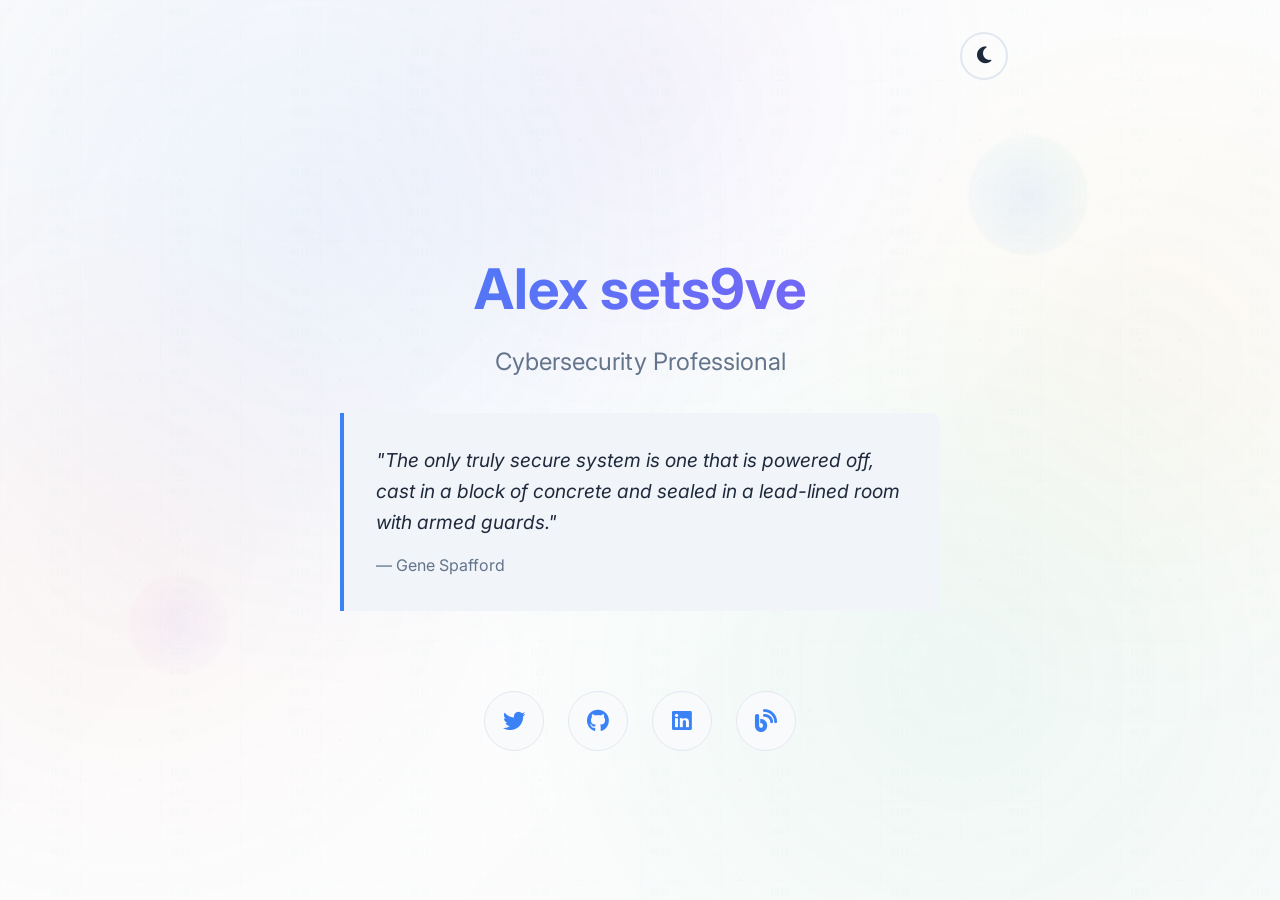
<file: alex-website/index.html>
<!DOCTYPE html>
<html lang="en">
<head>
    <meta charset="UTF-8">
    <meta name="viewport" content="width=device-width, initial-scale=1.0">
    <title>Alex sets9ve - Cybersecurity Professional</title>
    <link rel="stylesheet" href="styles.css">
    <link rel="preconnect" href="https://fonts.googleapis.com">
    <link rel="preconnect" href="https://fonts.gstatic.com" crossorigin>
    <link href="https://fonts.googleapis.com/css2?family=Inter:wght@300;400;500;600;700&display=swap" rel="stylesheet">
    <link rel="stylesheet" href="https://cdnjs.cloudflare.com/ajax/libs/font-awesome/6.4.0/css/all.min.css">
</head>
<body>
    <div class="container">
        <header>
            <button id="theme-toggle" aria-label="Toggle theme">
                <i class="fas fa-moon"></i>
            </button>
        </header>
        
        <main>
            <div class="hero">
                <h1 class="name">Alex sets9ve</h1>
                <p class="title">Cybersecurity Professional</p>
                
                <blockquote class="quote">
                    <p>"The only truly secure system is one that is powered off, cast in a block of concrete and sealed in a lead-lined room with armed guards."</p>
                    <cite>— Gene Spafford</cite>
                </blockquote>
                

            </div>
            
            <div class="social-links">
                <a href="https://twitter.com/sets9ve" target="_blank" rel="noopener noreferrer" class="social-link">
                    <i class="fab fa-twitter"></i>
                </a>
                <a href="https://github.com/sets9ve" target="_blank" rel="noopener noreferrer" class="social-link">
                    <i class="fab fa-github"></i>
                </a>
                <a href="https://linkedin.com/in/sets9ve" target="_blank" rel="noopener noreferrer" class="social-link">
                    <i class="fab fa-linkedin"></i>
                </a>
                <a href="https://blog.sets9ve.com" target="_blank" rel="noopener noreferrer" class="social-link">
                    <i class="fas fa-blog"></i>
                </a>
            </div>
        </main>
    </div>
    
    <script src="script.js"></script>
</body>
</html>
</file>
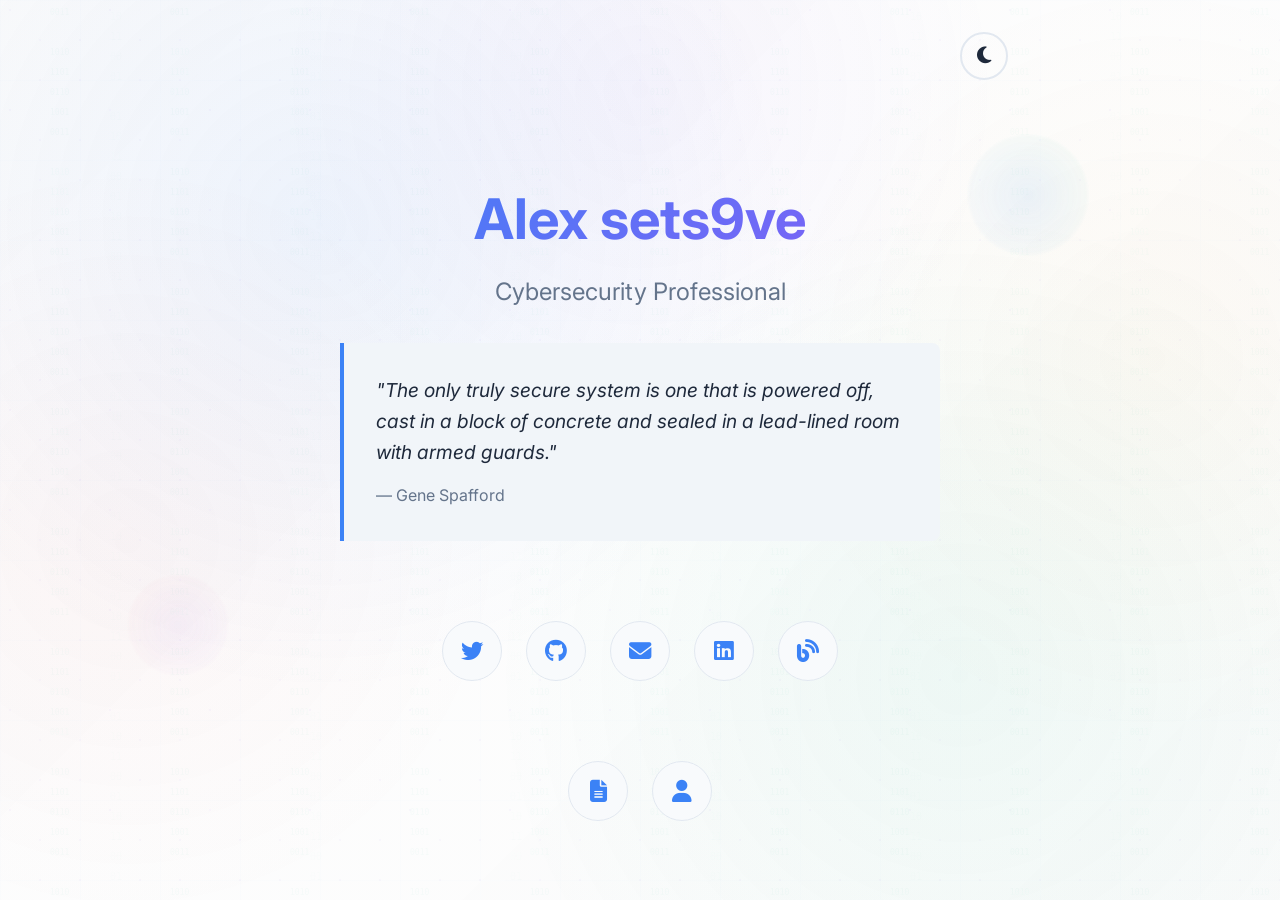
<file: alex-website/index-merged.html>
<!DOCTYPE html>
<html lang="en">
<head>
    <meta charset="UTF-8">
    <meta name="viewport" content="width=device-width, initial-scale=1.0">
    <title>Alex sets9ve - Cybersecurity Professional</title>
    <link rel="preconnect" href="https://fonts.googleapis.com">
    <link rel="preconnect" href="https://fonts.gstatic.com" crossorigin>
    <link href="https://fonts.googleapis.com/css2?family=Inter:wght@300;400;500;600;700&display=swap" rel="stylesheet">
    <link rel="stylesheet" href="https://cdnjs.cloudflare.com/ajax/libs/font-awesome/6.4.0/css/all.min.css">
    
    <style>
        :root {
            /* Light theme variables */
            --bg-primary: #ffffff;
            --bg-secondary: #f8fafc;
            --text-primary: #1e293b;
            --text-secondary: #64748b;
            --accent: #3b82f6;
            --border: #e2e8f0;
            --shadow: rgba(0, 0, 0, 0.1);
            --quote-bg: #f1f5f9;
            --social-hover: #f8fafc;
        }

        [data-theme="dark"] {
            /* Dark theme variables */
            --bg-primary: #0f172a;
            --bg-secondary: #1e293b;
            --text-primary: #f1f5f9;
            --text-secondary: #94a3b8;
            --accent: #60a5fa;
            --border: #334155;
            --shadow: rgba(0, 0, 0, 0.3);
            --quote-bg: #1e293b;
            --social-hover: #334155;
        }

        * {
            margin: 0;
            padding: 0;
            box-sizing: border-box;
        }

        body {
            font-family: 'Inter', -apple-system, BlinkMacSystemFont, 'Segoe UI', Roboto, sans-serif;
            background-color: var(--bg-primary);
            color: var(--text-primary);
            line-height: 1.6;
            transition: background-color 0.3s ease, color 0.3s ease;
            position: relative;
            overflow-x: hidden;
        }

        body::before {
            content: '';
            position: fixed;
            top: 0;
            left: 0;
            width: 100%;
            height: 100%;
            background: 
                /* Primary security gradient */
                radial-gradient(circle at 25% 25%, rgba(59, 130, 246, 0.08) 0%, transparent 40%),
                radial-gradient(circle at 75% 75%, rgba(16, 185, 129, 0.06) 0%, transparent 40%),
                radial-gradient(circle at 50% 10%, rgba(139, 92, 246, 0.05) 0%, transparent 35%),
                /* Secondary security accents */
                radial-gradient(circle at 10% 60%, rgba(239, 68, 68, 0.04) 0%, transparent 30%),
                radial-gradient(circle at 90% 40%, rgba(245, 158, 11, 0.04) 0%, transparent 30%),
                /* Base gradient - adapts to theme */
                linear-gradient(135deg, 
                    rgba(15, 23, 42, 0.02) 0%, 
                    rgba(30, 41, 59, 0.01) 50%, 
                    rgba(15, 23, 42, 0.02) 100%);
            z-index: -1;
            pointer-events: none;
        }

        /* Cybersecurity-themed background elements */
        body::after {
            content: '';
            position: fixed;
            top: 0;
            left: 0;
            width: 100%;
            height: 100%;
            background-image: 
                /* Security grid pattern */
                url("data:image/svg+xml,%3Csvg width='80' height='80' viewBox='0 0 80 80' xmlns='http://www.w3.org/2000/svg'%3E%3Cdefs%3E%3Cpattern id='grid' width='80' height='80' patternUnits='userSpaceOnUse'%3E%3Cpath d='M 80 0 L 0 0 0 80' fill='none' stroke='%233b82f6' stroke-width='0.5' opacity='0.1'/%3E%3C/pattern%3E%3C/defs%3E%3Crect width='100%25' height='100%25' fill='url(%23grid)'/%3E%3C/svg%3E"),
                /* Binary code pattern */
                url("data:image/svg+xml,%3Csvg width='120' height='120' viewBox='0 0 120 120' xmlns='http://www.w3.org/2000/svg'%3E%3Cdefs%3E%3Cpattern id='binary' width='120' height='120' patternUnits='userSpaceOnUse'%3E%3Ctext x='10' y='15' font-family='monospace' font-size='8' fill='%2310b981' opacity='0.08'%3E1010%3C/text%3E%3Ctext x='10' y='35' font-family='monospace' font-size='8' fill='%2310b981' opacity='0.08'%3E1101%3C/text%3E%3Ctext x='10' y='55' font-family='monospace' font-size='8' fill='%2310b981' opacity='0.08'%3E0110%3C/text%3E%3Ctext x='10' y='75' font-family='monospace' font-size='8' fill='%2310b981' opacity='0.08'%3E1001%3C/text%3E%3Ctext x='10' y='95' font-family='monospace' font-size='8' fill='%2310b981' opacity='0.08'%3E0011%3C/text%3E%3C/pattern%3E%3C/defs%3E%3Crect width='100%25' height='100%25' fill='url(%23binary)'/%3E%3C/svg%3E"),
                /* Circuit board pattern */
                url("data:image/svg+xml,%3Csvg width='100' height='100' viewBox='0 0 100 100' xmlns='http://www.w3.org/2000/svg'%3E%3Cdefs%3E%3Cpattern id='circuit' width='100' height='100' patternUnits='userSpaceOnUse'%3E%3Cpath d='M 20 20 L 80 20 M 20 80 L 80 80 M 20 20 L 20 80 M 80 20 L 80 80 M 50 20 L 50 80 M 20 50 L 80 50' stroke='%238b5cf6' stroke-width='0.3' opacity='0.06' fill='none'/%3E%3Ccircle cx='20' cy='20' r='1' fill='%238b5cf6' opacity='0.1'/%3E%3Ccircle cx='80' cy='20' r='1' fill='%238b5cf6' opacity='0.1'/%3E%3Ccircle cx='20' cy='80' r='1' fill='%238b5cf6' opacity='0.1'/%3E%3Ccircle cx='80' cy='80' r='1' fill='%238b5cf6' opacity='0.1'/%3E%3Ccircle cx='50' cy='50' r='1' fill='%238b5cf6' opacity='0.1'/%3E%3C/pattern%3E%3C/defs%3E%3Crect width='100%25' height='100%25' fill='url(%23circuit)'/%3E%3C/svg%3E"),
                /* Matrix-style data streams */
                url("data:image/svg+xml,%3Csvg width='200' height='200' viewBox='0 0 200 200' xmlns='http://www.w3.org/2000/svg'%3E%3Cdefs%3E%3Cpattern id='matrix' width='200' height='200' patternUnits='userSpaceOnUse'%3E%3Ctext x='10' y='20' font-family='monospace' font-size='10' fill='%2310b981' opacity='0.03'%3E01%3C/text%3E%3Ctext x='10' y='40' font-family='monospace' font-size='10' fill='%2310b981' opacity='0.03'%3E10%3C/text%3E%3Ctext x='10' y='60' font-family='monospace' font-size='10' fill='%2310b981' opacity='0.03'%3E11%3C/text%3E%3Ctext x='10' y='80' font-family='monospace' font-size='10' fill='%2310b981' opacity='0.03'%3E00%3C/text%3E%3Ctext x='10' y='100' font-family='monospace' font-size='10' fill='%2310b981' opacity='0.03'%3E01%3C/text%3E%3Ctext x='10' y='120' font-family='monospace' font-size='10' fill='%2310b981' opacity='0.03'%3E10%3C/text%3E%3Ctext x='10' y='140' font-family='monospace' font-size='10' fill='%2310b981' opacity='0.03'%3E11%3C/text%3E%3Ctext x='10' y='160' font-family='monospace' font-size='10' fill='%2310b981' opacity='0.03'%3E00%3C/text%3E%3Ctext x='10' y='180' font-family='monospace' font-size='10' fill='%2310b981' opacity='0.03'%3E01%3C/text%3E%3C/pattern%3E%3C/defs%3E%3Crect width='100%25' height='100%25' fill='url(%23matrix)'/%3E%3C/svg%3E");
            background-position: 0 0, 40px 40px, 60px 60px, 100px 100px;
            z-index: -2;
            pointer-events: none;
            opacity: 0.4;
            animation: matrixFlow 30s linear infinite;
        }

        /* Floating cybersecurity elements */
        .container {
            position: relative;
        }

        /* First floating element */
        .container::before {
            content: '';
            position: fixed;
            top: 15%;
            right: 15%;
            width: 120px;
            height: 120px;
            background: 
                radial-gradient(circle, rgba(59, 130, 246, 0.1) 0%, transparent 70%),
                linear-gradient(45deg, rgba(59, 130, 246, 0.05), rgba(16, 185, 129, 0.05));
            border-radius: 50%;
            opacity: 0.6;
            animation: securityPulse 8s ease-in-out infinite;
            z-index: -1;
            filter: blur(1px);
        }

        /* Second floating element */
        .container::after {
            content: '';
            position: fixed;
            bottom: 25%;
            left: 10%;
            width: 100px;
            height: 100px;
            background: 
                radial-gradient(circle, rgba(139, 92, 246, 0.08) 0%, transparent 70%),
                linear-gradient(-45deg, rgba(139, 92, 246, 0.04), rgba(239, 68, 68, 0.04));
            border-radius: 50%;
            opacity: 0.5;
            animation: securityPulse 10s ease-in-out infinite reverse;
            z-index: -1;
            filter: blur(1px);
        }

        @keyframes securityPulse {
            0%, 100% { 
                transform: translateY(0px) scale(1);
                opacity: 0.4;
            }
            50% { 
                transform: translateY(-15px) scale(1.1);
                opacity: 0.7;
            }
        }

        @keyframes matrixFlow {
            0% { transform: translateY(-100%); }
            100% { transform: translateY(100%); }
        }

        .container {
            min-height: 100vh;
            display: flex;
            flex-direction: column;
            max-width: 800px;
            margin: 0 auto;
            padding: 2rem;
        }

        header {
            display: flex;
            justify-content: flex-end;
            margin-bottom: 3rem;
        }

        #theme-toggle {
            background: none;
            border: 2px solid var(--border);
            border-radius: 50%;
            width: 48px;
            height: 48px;
            cursor: pointer;
            display: flex;
            align-items: center;
            justify-content: center;
            color: var(--text-primary);
            transition: all 0.3s ease;
            font-size: 1.2rem;
        }

        #theme-toggle:hover {
            background-color: var(--bg-secondary);
            border-color: var(--accent);
            transform: scale(1.05);
        }

        main {
            flex: 1;
            display: flex;
            flex-direction: column;
            justify-content: center;
            gap: 3rem;
        }

        .hero {
            text-align: center;
        }

        .name {
            font-size: 3.5rem;
            font-weight: 700;
            margin-bottom: 0.5rem;
            background: linear-gradient(135deg, var(--accent), #8b5cf6);
            -webkit-background-clip: text;
            -webkit-text-fill-color: transparent;
            background-clip: text;
        }

        .title {
            font-size: 1.5rem;
            color: var(--text-secondary);
            margin-bottom: 2rem;
            font-weight: 400;
        }

        .quote {
            background-color: var(--quote-bg);
            border-left: 4px solid var(--accent);
            padding: 2rem;
            margin: 2rem 0;
            border-radius: 0 8px 8px 0;
            text-align: left;
            max-width: 600px;
            margin-left: auto;
            margin-right: auto;
        }

        .quote p {
            font-size: 1.2rem;
            font-style: italic;
            margin-bottom: 1rem;
            color: var(--text-primary);
        }

        .quote cite {
            color: var(--text-secondary);
            font-size: 1rem;
            font-style: normal;
        }

        .social-links {
            display: flex;
            justify-content: center;
            gap: 1.5rem;
            flex-wrap: nowrap;
        }

        .social-link {
            display: flex;
            align-items: center;
            justify-content: center;
            width: 60px;
            height: 60px;
            background-color: var(--bg-secondary);
            border: 1px solid var(--border);
            border-radius: 50%;
            text-decoration: none;
            color: var(--text-primary);
            transition: all 0.3s ease;
            position: relative;
            overflow: hidden;
        }

        .social-link:hover {
            background-color: var(--accent);
            border-color: var(--accent);
            transform: translateY(-3px) scale(1.1);
            box-shadow: 0 8px 25px var(--shadow);
        }

        .social-link:hover i {
            color: white;
            transform: scale(1.1);
        }

        .social-link i {
            font-size: 1.4rem;
            color: var(--accent);
            transition: all 0.3s ease;
        }

        /* Email link specific styling */
        .email-link {
            position: relative;
            cursor: pointer;
        }

        .email-link:hover::after {
            content: "Check console for email address";
            position: absolute;
            bottom: 100%;
            left: 50%;
            transform: translateX(-50%);
            background-color: var(--bg-secondary);
            color: var(--text-primary);
            padding: 0.5rem 1rem;
            border-radius: 6px;
            font-size: 0.875rem;
            white-space: nowrap;
            border: 1px solid var(--border);
            box-shadow: 0 4px 12px var(--shadow);
            z-index: 1000;
            margin-bottom: 0.5rem;
        }

        .email-link:hover::before {
            content: "";
            position: absolute;
            bottom: 100%;
            left: 50%;
            transform: translateX(-50%);
            border: 5px solid transparent;
            border-top-color: var(--bg-secondary);
            margin-bottom: -0.5rem;
            z-index: 1000;
        }

        /* Custom notification modal */
        .notification-modal {
            position: fixed;
            top: 50%;
            left: 50%;
            transform: translate(-50%, -50%);
            background-color: var(--bg-primary);
            border: 2px solid var(--border);
            border-radius: 12px;
            padding: 2rem;
            box-shadow: 0 20px 40px var(--shadow);
            z-index: 10000;
            max-width: 400px;
            width: 90%;
            text-align: center;
            opacity: 0;
            visibility: hidden;
            transition: all 0.3s ease;
        }

        .notification-modal.show {
            opacity: 1;
            visibility: visible;
        }

        .notification-modal h3 {
            color: var(--text-primary);
            margin-bottom: 1rem;
            font-size: 1.25rem;
            font-weight: 600;
        }

        .notification-modal p {
            color: var(--text-secondary);
            margin-bottom: 1.5rem;
            line-height: 1.6;
        }

        .notification-modal .icon {
            font-size: 3rem;
            color: var(--accent);
            margin-bottom: 1rem;
        }

        .notification-modal .steps {
            background-color: var(--bg-secondary);
            border-radius: 8px;
            padding: 1rem;
            margin-bottom: 1.5rem;
            text-align: left;
        }

        .notification-modal .steps ol {
            color: var(--text-primary);
            margin: 0;
            padding-left: 1.5rem;
        }

        .notification-modal .steps li {
            margin-bottom: 0.5rem;
            font-size: 0.9rem;
        }

        .notification-modal .steps li:last-child {
            margin-bottom: 0;
        }

        .notification-modal .close-btn {
            background-color: var(--accent);
            color: white;
            border: none;
            padding: 0.75rem 1.5rem;
            border-radius: 6px;
            cursor: pointer;
            font-weight: 500;
            transition: all 0.3s ease;
        }

        .notification-modal .close-btn:hover {
            background-color: var(--accent);
            transform: translateY(-1px);
            box-shadow: 0 4px 12px var(--shadow);
        }

        .modal-overlay {
            position: fixed;
            top: 0;
            left: 0;
            width: 100%;
            height: 100%;
            background-color: rgba(0, 0, 0, 0.5);
            z-index: 9999;
            opacity: 0;
            visibility: hidden;
            transition: all 0.3s ease;
        }

        .modal-overlay.show {
            opacity: 1;
            visibility: visible;
        }

        /* Action buttons */
        .action-buttons {
            display: flex;
            justify-content: center;
            gap: 1.5rem;
            flex-wrap: nowrap;
            margin-top: 2rem;
        }

        .action-button {
            display: flex;
            align-items: center;
            justify-content: center;
            width: 60px;
            height: 60px;
            background-color: var(--bg-secondary);
            border: 1px solid var(--border);
            border-radius: 50%;
            text-decoration: none;
            color: var(--text-primary);
            transition: all 0.3s ease;
            position: relative;
            overflow: hidden;
        }

        .action-button:hover {
            background-color: var(--accent);
            border-color: var(--accent);
            transform: translateY(-3px) scale(1.1);
            box-shadow: 0 8px 25px var(--shadow);
        }

        .action-button:hover i {
            color: white;
            transform: scale(1.1);
        }

        .action-button i {
            font-size: 1.4rem;
            color: var(--accent);
            transition: all 0.3s ease;
        }

        /* Entrance animations */
        .hero, .social-links, .action-buttons {
            opacity: 0;
            transform: translateY(20px);
            transition: opacity 0.6s ease, transform 0.6s ease;
        }

        /* Responsive design */
        @media (max-width: 768px) {
            .container {
                padding: 1rem;
            }
            
            .name {
                font-size: 2.5rem;
            }
            
            .title {
                font-size: 1.2rem;
            }
            
            .quote {
                padding: 1.5rem;
                margin: 1.5rem 0;
            }
            
            .quote p {
                font-size: 1.1rem;
            }
            
            .social-links {
                flex-direction: row;
                align-items: center;
                gap: 1rem;
            }
            
            .social-link {
                width: 60px;
                height: 60px;
            }
            
            .action-buttons {
                flex-direction: row;
                align-items: center;
                gap: 1rem;
            }
            
            .action-button {
                width: 60px;
                height: 60px;
            }
        }

        @media (max-width: 480px) {
            .name {
                font-size: 2rem;
            }
            
            .title {
                font-size: 1rem;
            }
            
            .quote {
                padding: 1rem;
            }
            
            .quote p {
                font-size: 1rem;
            }
            
            .social-links {
                gap: 0.75rem;
            }
            
            .action-buttons {
                gap: 0.75rem;
            }
            
            .social-link,
            .action-button {
                width: 50px;
                height: 50px;
            }
            
            .social-link i,
            .action-button i {
                font-size: 1.2rem;
            }
        }
    </style>
</head>
<body>
    <div class="container">
        <header>
            <button id="theme-toggle" aria-label="Toggle theme">
                <i class="fas fa-moon"></i>
            </button>
        </header>
        
        <main>
            <div class="hero">
                <h1 class="name">Alex sets9ve</h1>
                <p class="title">Cybersecurity Professional</p>
                
                <blockquote class="quote">
                    <p>"The only truly secure system is one that is powered off, cast in a block of concrete and sealed in a lead-lined room with armed guards."</p>
                    <cite>— Gene Spafford</cite>
                </blockquote>
            </div>
            
            <div class="social-links">
                <a href="https://twitter.com/sets9ve" target="_blank" rel="noopener noreferrer" class="social-link">
                    <i class="fab fa-twitter"></i>
                </a>
                <a href="https://github.com/sets9ve" target="_blank" rel="noopener noreferrer" class="social-link">
                    <i class="fab fa-github"></i>
                </a>
                <a href="#" class="social-link email-link" id="email-link" title="Hover to see tooltip, click to reveal email in console">
                    <i class="fas fa-envelope"></i>
                </a>
                <a href="https://linkedin.com/in/sets9ve" target="_blank" rel="noopener noreferrer" class="social-link">
                    <i class="fab fa-linkedin"></i>
                </a>
                <a href="https://blog.sets9ve.com" target="_blank" rel="noopener noreferrer" class="social-link">
                    <i class="fas fa-blog"></i>
                </a>
            </div>
            
            <div class="action-buttons">
                <a href="cv.pdf" target="_blank" rel="noopener noreferrer" class="action-button">
                    <i class="fas fa-file-alt"></i>
                </a>
                <a href="about.html" class="action-button">
                    <i class="fas fa-user"></i>
                </a>
            </div>
        </main>
    </div>
    
    <!-- Notification Modal -->
    <div class="modal-overlay" id="modal-overlay"></div>
    <div class="notification-modal" id="notification-modal">
        <div class="icon">🔍</div>
        <h3>Email Address Available</h3>
        <p>Your email address has been logged to the browser console. Follow these steps to view it:</p>
        <div class="steps">
            <ol>
                <li>Press <strong>F12</strong> or right-click and select "Inspect"</li>
                <li>Click on the <strong>"Console"</strong> tab</li>
                <li>Look for the email address in the console output</li>
                <li>You can copy the email address from there</li>
            </ol>
        </div>
        <button class="close-btn" id="close-modal">Got it!</button>
    </div>
    
    <script>
        // Theme switching functionality
        document.addEventListener('DOMContentLoaded', function() {
            const themeToggle = document.getElementById('theme-toggle');
            const body = document.body;
            
            // Check for saved theme preference or default to light theme
            const savedTheme = localStorage.getItem('theme') || 'light';
            body.setAttribute('data-theme', savedTheme);
            updateThemeIcon(savedTheme);
            
            // Theme toggle event listener
            themeToggle.addEventListener('click', function() {
                const currentTheme = body.getAttribute('data-theme');
                const newTheme = currentTheme === 'dark' ? 'light' : 'dark';
                
                body.setAttribute('data-theme', newTheme);
                localStorage.setItem('theme', newTheme);
                updateThemeIcon(newTheme);
            });
            
            // Update theme icon based on current theme
            function updateThemeIcon(theme) {
                const icon = themeToggle.querySelector('i');
                if (theme === 'dark') {
                    icon.className = 'fas fa-sun';
                } else {
                    icon.className = 'fas fa-moon';
                }
            }
            
            // Add smooth entrance animation
            const hero = document.querySelector('.hero');
            const socialLinks = document.querySelector('.social-links');
            const actionButtons = document.querySelector('.action-buttons');
            
            // Fade in animation with error checking
            if (hero) {
                setTimeout(() => {
                    hero.style.opacity = '1';
                    hero.style.transform = 'translateY(0)';
                }, 100);
            }
            
            if (socialLinks) {
                setTimeout(() => {
                    socialLinks.style.opacity = '1';
                    socialLinks.style.transform = 'translateY(0)';
                }, 300);
            }
            
            if (actionButtons) {
                setTimeout(() => {
                    actionButtons.style.opacity = '1';
                    actionButtons.style.transform = 'translateY(0)';
                }, 500);
            }

            // Email functionality
            const emailLink = document.getElementById('email-link');
            const modal = document.getElementById('notification-modal');
            const modalOverlay = document.getElementById('modal-overlay');
            const closeBtn = document.getElementById('close-modal');
            const hexEmail = '616263406162632e636f6d'; // abc@abc.com in hex
            
            if (emailLink && modal && modalOverlay && closeBtn) {
                emailLink.addEventListener('click', function(e) {
                    e.preventDefault();
                    
                    // Decrypt hex to string
                    const email = hexToString(hexEmail);
                    
                    // Show modal
                    modal.classList.add('show');
                    modalOverlay.classList.add('show');
                    
                    // Log to console
                    console.log('%c📧 Email Address:', 'color: #3b82f6; font-weight: bold; font-size: 14px;');
                    console.log('%c' + email, 'color: #10b981; font-size: 16px; font-weight: bold;');
                    console.log('%c💡 Tip: You can copy this email address', 'color: #f59e0b; font-size: 12px;');
                });

                // Close modal functionality
                function closeModal() {
                    modal.classList.remove('show');
                    modalOverlay.classList.remove('show');
                }

                closeBtn.addEventListener('click', closeModal);
                modalOverlay.addEventListener('click', closeModal);

                // Close modal with Escape key
                document.addEventListener('keydown', function(e) {
                    if (e.key === 'Escape' && modal.classList.contains('show')) {
                        closeModal();
                    }
                });
            }

            // Function to convert hex to string
            function hexToString(hex) {
                let str = '';
                for (let i = 0; i < hex.length; i += 2) {
                    str += String.fromCharCode(parseInt(hex.substr(i, 2), 16));
                }
                return str;
            }
        });
    </script>
</body>
</html>
</file>
<file: alex-website/styles.css>
:root {
    /* Light theme variables */
    --bg-primary: #ffffff;
    --bg-secondary: #f8fafc;
    --text-primary: #1e293b;
    --text-secondary: #64748b;
    --accent: #3b82f6;
    --border: #e2e8f0;
    --shadow: rgba(0, 0, 0, 0.1);
    --quote-bg: #f1f5f9;
    --social-hover: #f8fafc;
}

[data-theme="dark"] {
    /* Dark theme variables */
    --bg-primary: #0f172a;
    --bg-secondary: #1e293b;
    --text-primary: #f1f5f9;
    --text-secondary: #94a3b8;
    --accent: #60a5fa;
    --border: #334155;
    --shadow: rgba(0, 0, 0, 0.3);
    --quote-bg: #1e293b;
    --social-hover: #334155;
}

* {
    margin: 0;
    padding: 0;
    box-sizing: border-box;
}

body {
    font-family: 'Inter', -apple-system, BlinkMacSystemFont, 'Segoe UI', Roboto, sans-serif;
    background-color: var(--bg-primary);
    color: var(--text-primary);
    line-height: 1.6;
    transition: background-color 0.3s ease, color 0.3s ease;
    position: relative;
    overflow-x: hidden;
}

body::before {
    content: '';
    position: fixed;
    top: 0;
    left: 0;
    width: 100%;
    height: 100%;
    background: 
        /* Primary security gradient */
        radial-gradient(circle at 25% 25%, rgba(59, 130, 246, 0.08) 0%, transparent 40%),
        radial-gradient(circle at 75% 75%, rgba(16, 185, 129, 0.06) 0%, transparent 40%),
        radial-gradient(circle at 50% 10%, rgba(139, 92, 246, 0.05) 0%, transparent 35%),
        /* Secondary security accents */
        radial-gradient(circle at 10% 60%, rgba(239, 68, 68, 0.04) 0%, transparent 30%),
        radial-gradient(circle at 90% 40%, rgba(245, 158, 11, 0.04) 0%, transparent 30%),
        /* Base gradient - adapts to theme */
        linear-gradient(135deg, 
            rgba(15, 23, 42, 0.02) 0%, 
            rgba(30, 41, 59, 0.01) 50%, 
            rgba(15, 23, 42, 0.02) 100%);
    z-index: -1;
    pointer-events: none;
}



/* Cybersecurity-themed background elements */
body::after {
    content: '';
    position: fixed;
    top: 0;
    left: 0;
    width: 100%;
    height: 100%;
    background-image: 
        /* Security grid pattern */
        url("data:image/svg+xml,%3Csvg width='80' height='80' viewBox='0 0 80 80' xmlns='http://www.w3.org/2000/svg'%3E%3Cdefs%3E%3Cpattern id='grid' width='80' height='80' patternUnits='userSpaceOnUse'%3E%3Cpath d='M 80 0 L 0 0 0 80' fill='none' stroke='%233b82f6' stroke-width='0.5' opacity='0.1'/%3E%3C/pattern%3E%3C/defs%3E%3Crect width='100%25' height='100%25' fill='url(%23grid)'/%3E%3C/svg%3E"),
        /* Binary code pattern */
        url("data:image/svg+xml,%3Csvg width='120' height='120' viewBox='0 0 120 120' xmlns='http://www.w3.org/2000/svg'%3E%3Cdefs%3E%3Cpattern id='binary' width='120' height='120' patternUnits='userSpaceOnUse'%3E%3Ctext x='10' y='15' font-family='monospace' font-size='8' fill='%2310b981' opacity='0.08'%3E1010%3C/text%3E%3Ctext x='10' y='35' font-family='monospace' font-size='8' fill='%2310b981' opacity='0.08'%3E1101%3C/text%3E%3Ctext x='10' y='55' font-family='monospace' font-size='8' fill='%2310b981' opacity='0.08'%3E0110%3C/text%3E%3Ctext x='10' y='75' font-family='monospace' font-size='8' fill='%2310b981' opacity='0.08'%3E1001%3C/text%3E%3Ctext x='10' y='95' font-family='monospace' font-size='8' fill='%2310b981' opacity='0.08'%3E0011%3C/text%3E%3C/pattern%3E%3C/defs%3E%3Crect width='100%25' height='100%25' fill='url(%23binary)'/%3E%3C/svg%3E"),
        /* Circuit board pattern */
        url("data:image/svg+xml,%3Csvg width='100' height='100' viewBox='0 0 100 100' xmlns='http://www.w3.org/2000/svg'%3E%3Cdefs%3E%3Cpattern id='circuit' width='100' height='100' patternUnits='userSpaceOnUse'%3E%3Cpath d='M 20 20 L 80 20 M 20 80 L 80 80 M 20 20 L 20 80 M 80 20 L 80 80 M 50 20 L 50 80 M 20 50 L 80 50' stroke='%238b5cf6' stroke-width='0.3' opacity='0.06' fill='none'/%3E%3Ccircle cx='20' cy='20' r='1' fill='%238b5cf6' opacity='0.1'/%3E%3Ccircle cx='80' cy='20' r='1' fill='%238b5cf6' opacity='0.1'/%3E%3Ccircle cx='20' cy='80' r='1' fill='%238b5cf6' opacity='0.1'/%3E%3Ccircle cx='80' cy='80' r='1' fill='%238b5cf6' opacity='0.1'/%3E%3Ccircle cx='50' cy='50' r='1' fill='%238b5cf6' opacity='0.1'/%3E%3C/pattern%3E%3C/defs%3E%3Crect width='100%25' height='100%25' fill='url(%23circuit)'/%3E%3C/svg%3E"),
        /* Matrix-style data streams */
        url("data:image/svg+xml,%3Csvg width='200' height='200' viewBox='0 0 200 200' xmlns='http://www.w3.org/2000/svg'%3E%3Cdefs%3E%3Cpattern id='matrix' width='200' height='200' patternUnits='userSpaceOnUse'%3E%3Ctext x='10' y='20' font-family='monospace' font-size='10' fill='%2310b981' opacity='0.03'%3E01%3C/text%3E%3Ctext x='10' y='40' font-family='monospace' font-size='10' fill='%2310b981' opacity='0.03'%3E10%3C/text%3E%3Ctext x='10' y='60' font-family='monospace' font-size='10' fill='%2310b981' opacity='0.03'%3E11%3C/text%3E%3Ctext x='10' y='80' font-family='monospace' font-size='10' fill='%2310b981' opacity='0.03'%3E00%3C/text%3E%3Ctext x='10' y='100' font-family='monospace' font-size='10' fill='%2310b981' opacity='0.03'%3E01%3C/text%3E%3Ctext x='10' y='120' font-family='monospace' font-size='10' fill='%2310b981' opacity='0.03'%3E10%3C/text%3E%3Ctext x='10' y='140' font-family='monospace' font-size='10' fill='%2310b981' opacity='0.03'%3E11%3C/text%3E%3Ctext x='10' y='160' font-family='monospace' font-size='10' fill='%2310b981' opacity='0.03'%3E00%3C/text%3E%3Ctext x='10' y='180' font-family='monospace' font-size='10' fill='%2310b981' opacity='0.03'%3E01%3C/text%3E%3C/pattern%3E%3C/defs%3E%3Crect width='100%25' height='100%25' fill='url(%23matrix)'/%3E%3C/svg%3E");
    background-position: 0 0, 40px 40px, 60px 60px, 100px 100px;
    z-index: -2;
    pointer-events: none;
    opacity: 0.4;
    animation: matrixFlow 30s linear infinite;
}



/* Floating cybersecurity elements */
.container {
    position: relative;
}

/* First floating element */
.container::before {
    content: '';
    position: fixed;
    top: 15%;
    right: 15%;
    width: 120px;
    height: 120px;
    background: 
        radial-gradient(circle, rgba(59, 130, 246, 0.1) 0%, transparent 70%),
        linear-gradient(45deg, rgba(59, 130, 246, 0.05), rgba(16, 185, 129, 0.05));
    border-radius: 50%;
    opacity: 0.6;
    animation: securityPulse 8s ease-in-out infinite;
    z-index: -1;
    filter: blur(1px);
}

/* Second floating element */
.container::after {
    content: '';
    position: fixed;
    bottom: 25%;
    left: 10%;
    width: 100px;
    height: 100px;
    background: 
        radial-gradient(circle, rgba(139, 92, 246, 0.08) 0%, transparent 70%),
        linear-gradient(-45deg, rgba(139, 92, 246, 0.04), rgba(239, 68, 68, 0.04));
    border-radius: 50%;
    opacity: 0.5;
    animation: securityPulse 10s ease-in-out infinite reverse;
    z-index: -1;
    filter: blur(1px);
}



@keyframes securityPulse {
    0%, 100% { 
        transform: translateY(0px) scale(1);
        opacity: 0.4;
    }
    50% { 
        transform: translateY(-15px) scale(1.1);
        opacity: 0.7;
    }
}

@keyframes matrixFlow {
    0% { transform: translateY(-100%); }
    100% { transform: translateY(100%); }
}



.container {
    min-height: 100vh;
    display: flex;
    flex-direction: column;
    max-width: 800px;
    margin: 0 auto;
    padding: 2rem;
}

header {
    display: flex;
    justify-content: flex-end;
    margin-bottom: 3rem;
}

#theme-toggle {
    background: none;
    border: 2px solid var(--border);
    border-radius: 50%;
    width: 48px;
    height: 48px;
    cursor: pointer;
    display: flex;
    align-items: center;
    justify-content: center;
    color: var(--text-primary);
    transition: all 0.3s ease;
    font-size: 1.2rem;
}

#theme-toggle:hover {
    background-color: var(--bg-secondary);
    border-color: var(--accent);
    transform: scale(1.05);
}

main {
    flex: 1;
    display: flex;
    flex-direction: column;
    justify-content: center;
    gap: 3rem;
}

.hero {
    text-align: center;
}

.name {
    font-size: 3.5rem;
    font-weight: 700;
    margin-bottom: 0.5rem;
    background: linear-gradient(135deg, var(--accent), #8b5cf6);
    -webkit-background-clip: text;
    -webkit-text-fill-color: transparent;
    background-clip: text;
}

.title {
    font-size: 1.5rem;
    color: var(--text-secondary);
    margin-bottom: 2rem;
    font-weight: 400;
}

.quote {
    background-color: var(--quote-bg);
    border-left: 4px solid var(--accent);
    padding: 2rem;
    margin: 2rem 0;
    border-radius: 0 8px 8px 0;
    text-align: left;
    max-width: 600px;
    margin-left: auto;
    margin-right: auto;
}

.quote p {
    font-size: 1.2rem;
    font-style: italic;
    margin-bottom: 1rem;
    color: var(--text-primary);
}

.quote cite {
    color: var(--text-secondary);
    font-size: 1rem;
    font-style: normal;
}



.social-links {
    display: flex;
    justify-content: center;
    gap: 1.5rem;
    flex-wrap: wrap;
}

.social-link {
    display: flex;
    align-items: center;
    justify-content: center;
    width: 60px;
    height: 60px;
    background-color: var(--bg-secondary);
    border: 1px solid var(--border);
    border-radius: 50%;
    text-decoration: none;
    color: var(--text-primary);
    transition: all 0.3s ease;
    position: relative;
    overflow: hidden;
}

.social-link:hover {
    background-color: var(--accent);
    border-color: var(--accent);
    transform: translateY(-3px) scale(1.1);
    box-shadow: 0 8px 25px var(--shadow);
}

.social-link:hover i {
    color: white;
    transform: scale(1.1);
}

.social-link i {
    font-size: 1.4rem;
    color: var(--accent);
    transition: all 0.3s ease;
}

/* Responsive design */
@media (max-width: 768px) {
    .container {
        padding: 1rem;
    }
    
    .name {
        font-size: 2.5rem;
    }
    
    .title {
        font-size: 1.2rem;
    }
    
    .quote {
        padding: 1.5rem;
        margin: 1.5rem 0;
    }
    
    .quote p {
        font-size: 1.1rem;
    }
    
    .social-links {
        flex-direction: column;
        align-items: center;
    }
    
    .social-link {
        width: 60px;
        height: 60px;
    }
}

@media (max-width: 480px) {
    .name {
        font-size: 2rem;
    }
    
    .title {
        font-size: 1rem;
    }
    
    .quote {
        padding: 1rem;
    }
    
    .quote p {
        font-size: 1rem;
    }
}
</file>
